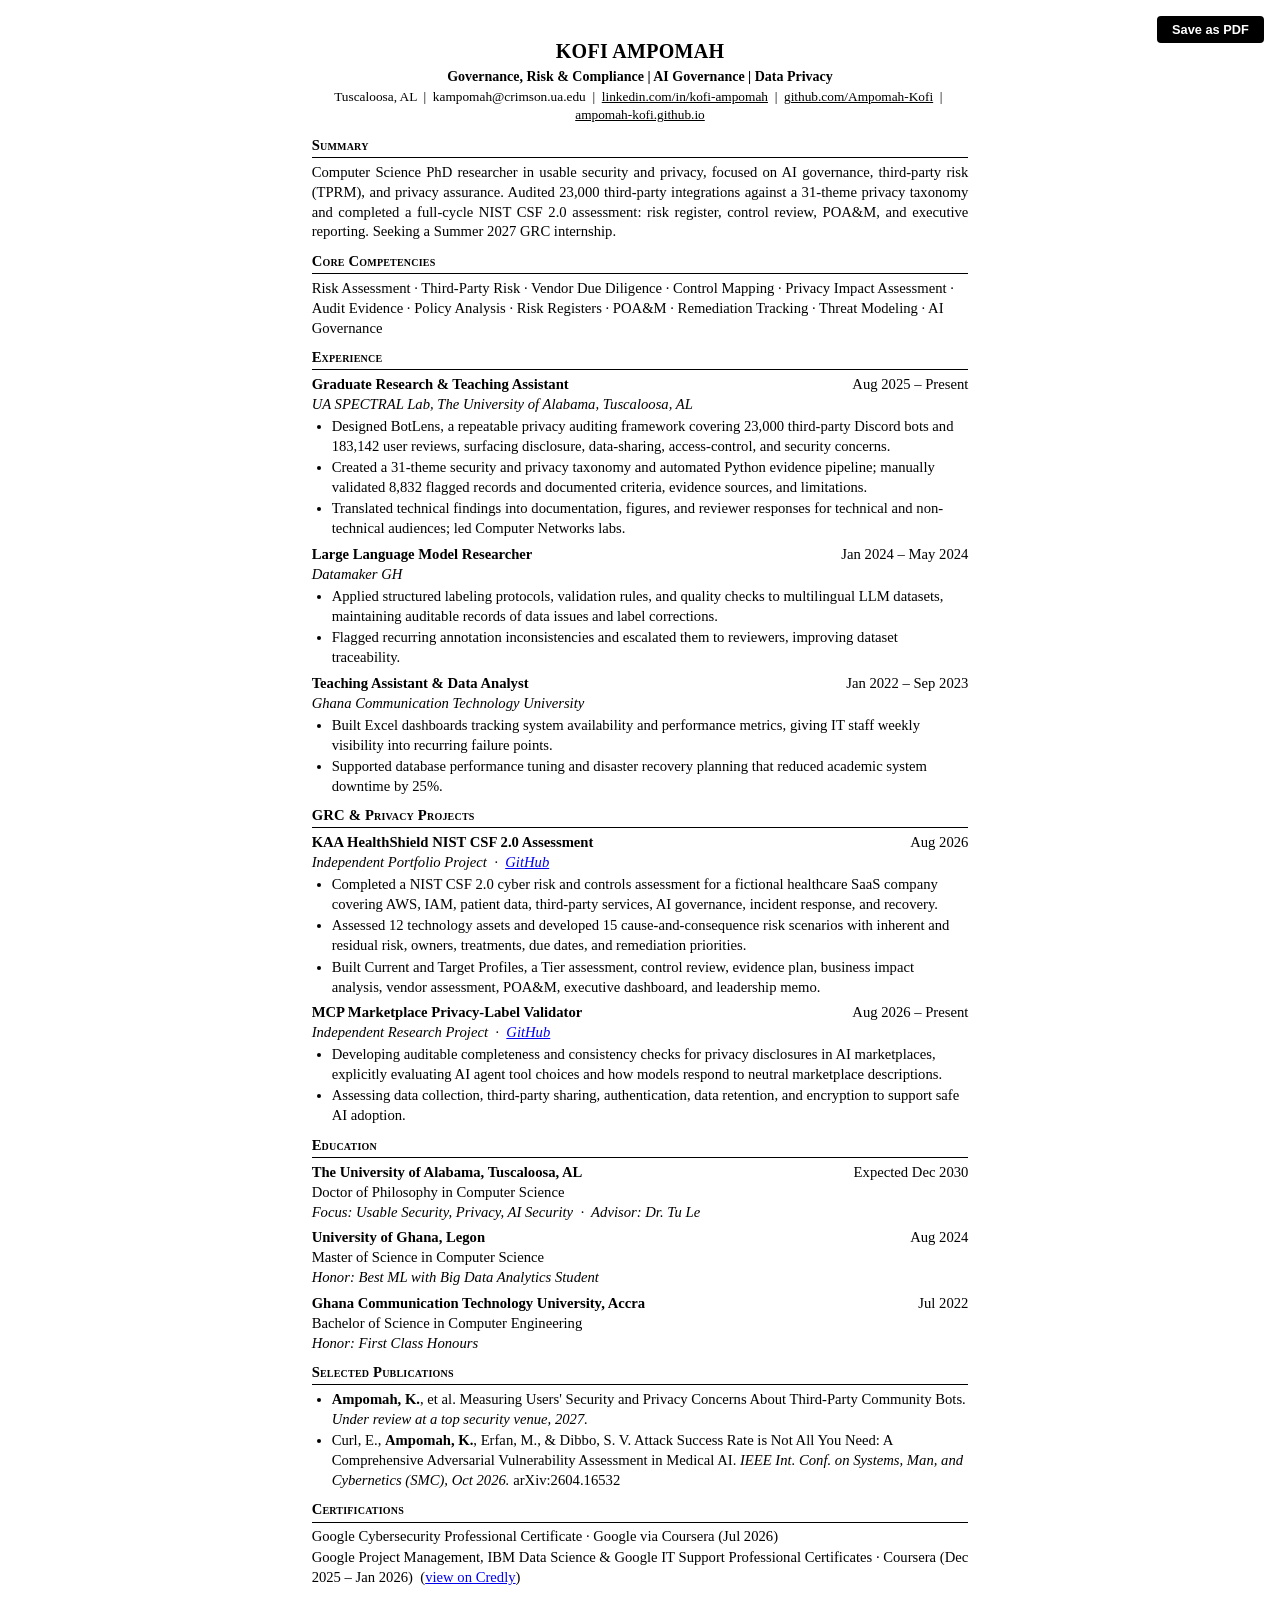
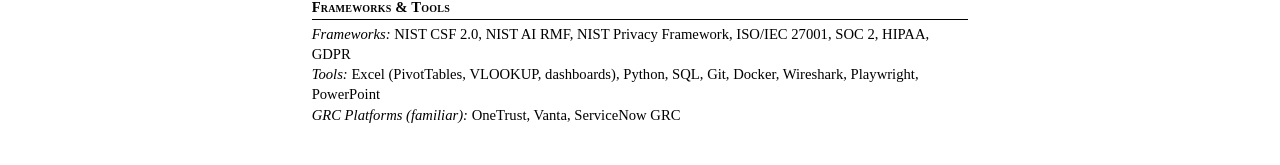
<file: docs/job-cv.html>
<!DOCTYPE html>
<html lang="en">
<head>
<meta charset="utf-8">
<title>Kofi Ampomah — GRC Resume</title>
<style>
  * { box-sizing: border-box; margin: 0; padding: 0; }

  body {
    font-family: 'Times New Roman', Times, serif;
    font-size: 11pt;
    color: #000;
    background: #fff;
    max-width: 755px;
    margin: 0 auto;
    padding: 1cm 1.3cm;
    line-height: 1.36;
  }

  .name {
    text-align: center;
    font-size: 15pt;
    font-weight: bold;
    letter-spacing: .3px;
    margin-bottom: .12rem;
  }
  .tagline {
    text-align: center;
    font-size: 10.5pt;
    font-weight: bold;
    margin-bottom: .14rem;
  }
  .contact {
    text-align: center;
    font-size: 10pt;
    margin-bottom: .7rem;
  }
  .contact a { color: #000; text-decoration: underline; }

  h2 {
    font-size: 11pt;
    font-weight: bold;
    font-variant: small-caps;
    border-bottom: 1px solid #000;
    padding-bottom: .08rem;
    margin-top: .58rem;
    margin-bottom: .3rem;
    letter-spacing: .2px;
  }

  .summary { margin-bottom: .1rem; text-align: justify; }
  .comp { margin-bottom: .05rem; }

  .entry { margin-bottom: .36rem; }

  .row {
    display: flex;
    justify-content: space-between;
    align-items: baseline;
    gap: .5rem;
  }
  .bold   { font-weight: bold; }
  .italic { font-style: italic; }

  ul { padding-left: 1.25rem; margin-top: .12rem; }
  li { margin-bottom: .09rem; list-style-type: disc; }

  .skills-block { margin-bottom: .06rem; }

  .print-btn {
    position: fixed; top: 1rem; right: 1rem;
    background: #000; color: #fff;
    border: none; padding: .38rem .95rem; border-radius: 4px;
    font-size: .8rem; font-weight: bold; cursor: pointer;
    font-family: sans-serif;
  }

  @media print {
    .print-btn { display: none; }
    body { padding: .8cm 1.05cm; }
  }
</style>
</head>
<body>

<button class="print-btn" onclick="window.print()">Save as PDF</button>

<p class="name">KOFI AMPOMAH</p>
<p class="tagline">Governance, Risk &amp; Compliance | AI Governance | Data Privacy</p>
<p class="contact">
  Tuscaloosa, AL &nbsp;|&nbsp; kampomah@crimson.ua.edu &nbsp;|&nbsp;
  <a href="https://linkedin.com/in/kofi-ampomah">linkedin.com/in/kofi-ampomah</a> &nbsp;|&nbsp;
  <a href="https://github.com/Ampomah-Kofi">github.com/Ampomah-Kofi</a> &nbsp;|&nbsp;
  <a href="https://ampomah-kofi.github.io">ampomah-kofi.github.io</a>
</p>

<h2>Summary</h2>
<p class="summary">Computer Science PhD researcher in usable security and privacy, focused on AI governance, third-party risk (TPRM), and privacy assurance. Audited 23,000 third-party integrations against a 31-theme privacy taxonomy and completed a full-cycle NIST CSF 2.0 assessment: risk register, control review, POA&amp;M, and executive reporting. Seeking a Summer 2027 GRC internship.</p>

<h2>Core Competencies</h2>
<p class="comp">Risk Assessment &middot; Third-Party Risk &middot; Vendor Due Diligence &middot; Control Mapping &middot; Privacy Impact Assessment &middot; Audit Evidence &middot; Policy Analysis &middot; Risk Registers &middot; POA&amp;M &middot; Remediation Tracking &middot; Threat Modeling &middot; AI Governance</p>

<h2>Experience</h2>

<div class="entry">
  <div class="row">
    <span class="bold">Graduate Research &amp; Teaching Assistant</span>
    <span>Aug 2025 – Present</span>
  </div>
  <div class="italic">UA SPECTRAL Lab, The University of Alabama, Tuscaloosa, AL</div>
  <ul>
    <li>Designed BotLens, a repeatable privacy auditing framework covering 23,000 third-party Discord bots and 183,142 user reviews, surfacing disclosure, data-sharing, access-control, and security concerns.</li>
    <li>Created a 31-theme security and privacy taxonomy and automated Python evidence pipeline; manually validated 8,832 flagged records and documented criteria, evidence sources, and limitations.</li>
    <li>Translated technical findings into documentation, figures, and reviewer responses for technical and non-technical audiences; led Computer Networks labs.</li>
  </ul>
</div>

<div class="entry">
  <div class="row">
    <span class="bold">Large Language Model Researcher</span>
    <span>Jan 2024 – May 2024</span>
  </div>
  <div class="italic">Datamaker GH</div>
  <ul>
    <li>Applied structured labeling protocols, validation rules, and quality checks to multilingual LLM datasets, maintaining auditable records of data issues and label corrections.</li>
    <li>Flagged recurring annotation inconsistencies and escalated them to reviewers, improving dataset traceability.</li>
  </ul>
</div>

<div class="entry">
  <div class="row">
    <span class="bold">Teaching Assistant &amp; Data Analyst</span>
    <span>Jan 2022 – Sep 2023</span>
  </div>
  <div class="italic">Ghana Communication Technology University</div>
  <ul>
    <li>Built Excel dashboards tracking system availability and performance metrics, giving IT staff weekly visibility into recurring failure points.</li>
    <li>Supported database performance tuning and disaster recovery planning that reduced academic system downtime by 25%.</li>
  </ul>
</div>

<h2>GRC &amp; Privacy Projects</h2>

<div class="entry">
  <div class="row">
    <span class="bold">KAA HealthShield NIST CSF 2.0 Assessment</span>
    <span>Aug 2026</span>
  </div>
  <div class="italic">Independent Portfolio Project &nbsp;·&nbsp; <a href="https://github.com/Ampomah-Kofi/kaa-healthshield-grc-assessment">GitHub</a></div>
  <ul>
    <li>Completed a NIST CSF 2.0 cyber risk and controls assessment for a fictional healthcare SaaS company covering AWS, IAM, patient data, third-party services, AI governance, incident response, and recovery.</li>
    <li>Assessed 12 technology assets and developed 15 cause-and-consequence risk scenarios with inherent and residual risk, owners, treatments, due dates, and remediation priorities.</li>
    <li>Built Current and Target Profiles, a Tier assessment, control review, evidence plan, business impact analysis, vendor assessment, POA&amp;M, executive dashboard, and leadership memo.</li>
  </ul>
</div>

<div class="entry">
  <div class="row">
    <span class="bold">MCP Marketplace Privacy-Label Validator</span>
    <span>Aug 2026 – Present</span>
  </div>
  <div class="italic">Independent Research Project &nbsp;·&nbsp; <a href="https://github.com/Ampomah-Kofi/mcp-privacy-label-validator">GitHub</a></div>
  <ul>
    <li>Developing auditable completeness and consistency checks for privacy disclosures in AI marketplaces, explicitly evaluating AI agent tool choices and how models respond to neutral marketplace descriptions.</li>
    <li>Assessing data collection, third-party sharing, authentication, data retention, and encryption to support safe AI adoption.</li>
  </ul>
</div>

<h2>Education</h2>

<div class="entry">
  <div class="row">
    <span class="bold">The University of Alabama, Tuscaloosa, AL</span>
    <span>Expected Dec 2030</span>
  </div>
  <div>Doctor of Philosophy in Computer Science</div>
  <div class="italic">Focus: Usable Security, Privacy, AI Security &nbsp;·&nbsp; Advisor: Dr. Tu Le</div>
</div>

<div class="entry">
  <div class="row">
    <span class="bold">University of Ghana, Legon</span>
    <span>Aug 2024</span>
  </div>
  <div>Master of Science in Computer Science</div>
  <div class="italic">Honor: Best ML with Big Data Analytics Student</div>
</div>

<div class="entry">
  <div class="row">
    <span class="bold">Ghana Communication Technology University, Accra</span>
    <span>Jul 2022</span>
  </div>
  <div>Bachelor of Science in Computer Engineering</div>
  <div class="italic">Honor: First Class Honours</div>
</div>

<h2>Selected Publications</h2>
<ul>
  <li><span class="bold">Ampomah, K.</span>, et al. Measuring Users' Security and Privacy Concerns About Third-Party Community Bots. <span class="italic">Under review at a top security venue, 2027.</span></li>
  <li>Curl, E., <span class="bold">Ampomah, K.</span>, Erfan, M., &amp; Dibbo, S. V. Attack Success Rate is Not All You Need: A Comprehensive Adversarial Vulnerability Assessment in Medical AI. <span class="italic">IEEE Int. Conf. on Systems, Man, and Cybernetics (SMC), Oct 2026.</span> arXiv:2604.16532</li>
</ul>

<h2>Certifications</h2>
<div class="skills-block">Google Cybersecurity Professional Certificate &middot; Google via Coursera (Jul 2026)</div>
<div class="skills-block">Google Project Management, IBM Data Science &amp; Google IT Support Professional Certificates &middot; Coursera (Dec 2025 – Jan 2026) &nbsp;(<a href="https://www.credly.com/users/ampomahkofi">view on Credly</a>)</div>

<h2>Frameworks &amp; Tools</h2>
<div class="skills-block"><span class="italic">Frameworks:</span> NIST CSF 2.0, NIST AI RMF, NIST Privacy Framework, ISO/IEC 27001, SOC 2, HIPAA, GDPR</div>
<div class="skills-block"><span class="italic">Tools:</span> Excel (PivotTables, VLOOKUP, dashboards), Python, SQL, Git, Docker, Wireshark, Playwright, PowerPoint</div>
<div class="skills-block"><span class="italic">GRC Platforms (familiar):</span> OneTrust, Vanta, ServiceNow GRC</div>

</body>
</html>
</file>
